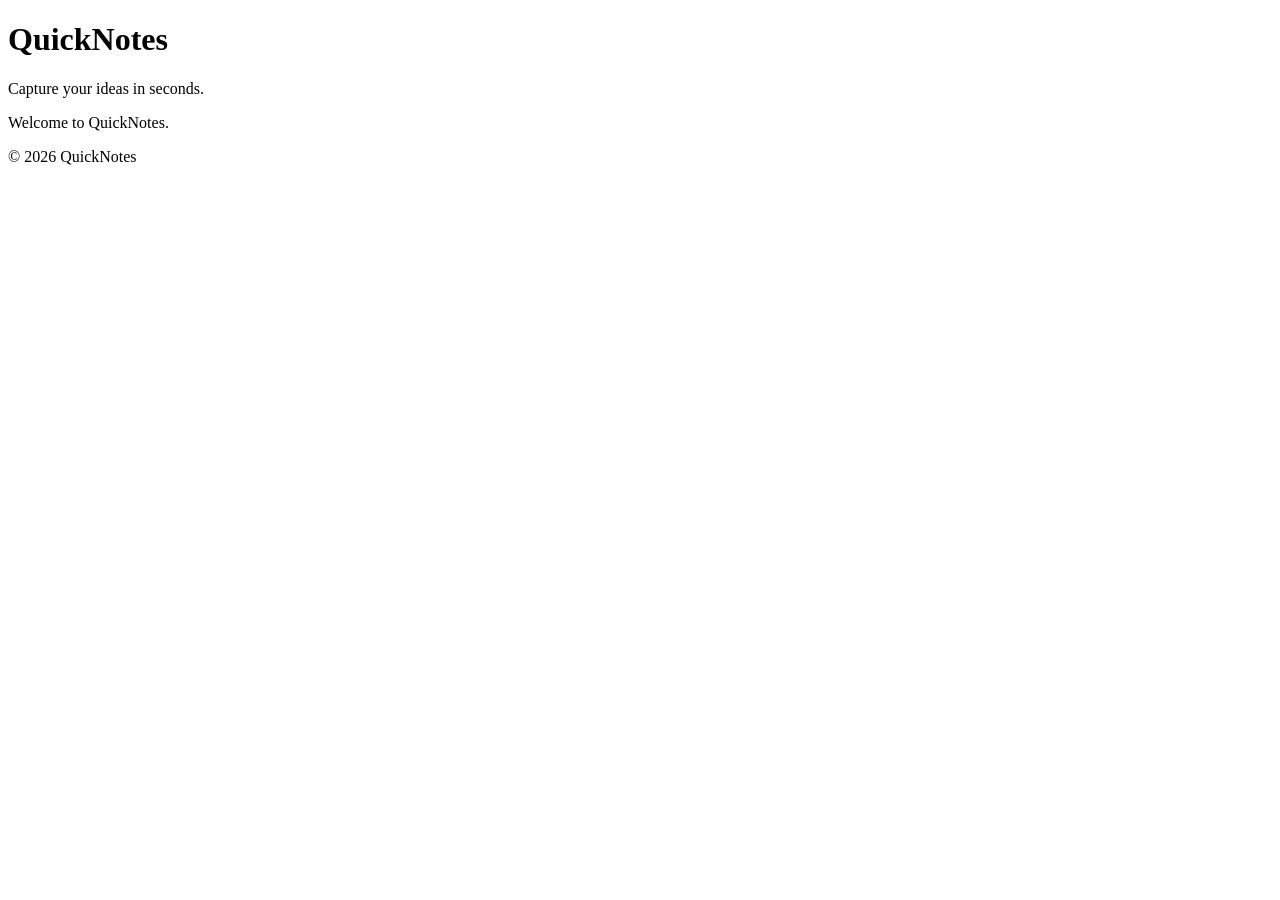
<file: day1/index.html>
<!DOCTYPE html>
<html lang="en">
<head>
  <meta charset="UTF-8">
  <meta name="viewport" content="width=device-width, initial-scale=1.0">
  <title>QuickNotes</title>
</head>
<body>
  <header>
    <h1>QuickNotes</h1>
    <p>Capture your ideas in seconds.</p>
  </header>

  <main>
    <p>Welcome to QuickNotes.</p>
  </main>

  <footer>
    <p>&copy; 2026 QuickNotes</p>
  </footer>
</body>
</html>
</file>
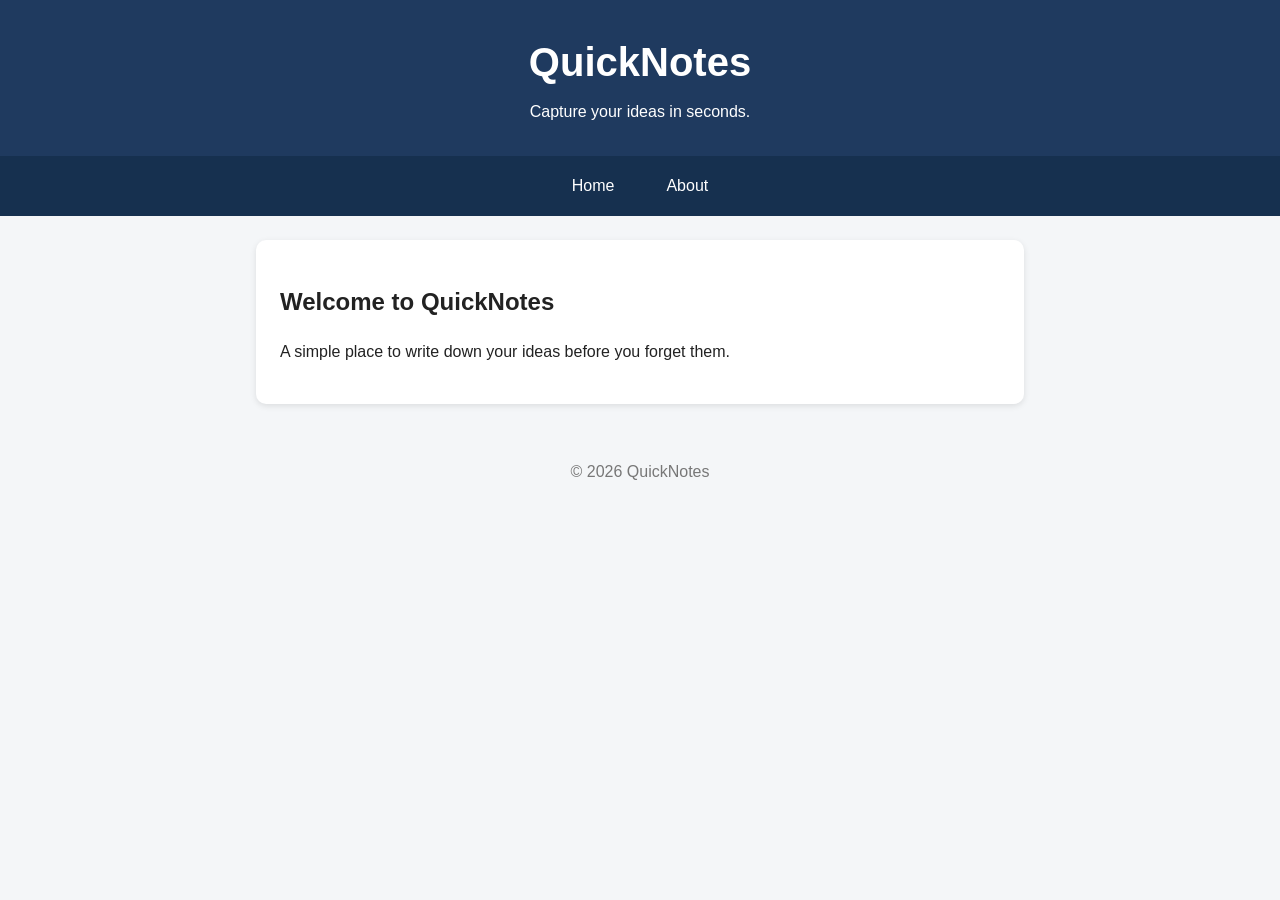
<file: day2/index.html>
<!DOCTYPE html>
<html lang="en">
<head>
  <meta charset="UTF-8">
  <meta name="viewport" content="width=device-width, initial-scale=1.0">
  <title>QuickNotes</title>
  <link rel="stylesheet" href="style.css" />
</head>
<body>
  <header>
    <h1>QuickNotes</h1>
    <p>Capture your ideas in seconds.</p>
  </header>

  <nav>
    <a href="index.html">Home</a>
    <a href="about.html">About</a>
  </nav>

  <main>
    <section>
      <h2>Welcome to QuickNotes</h2>
      <p>A simple place to write down your ideas before you forget them.</p>
    </section>
  </main>

  <footer>
    <p>&copy; 2026 QuickNotes</p>
  </footer>
</body>
</html>
</file>
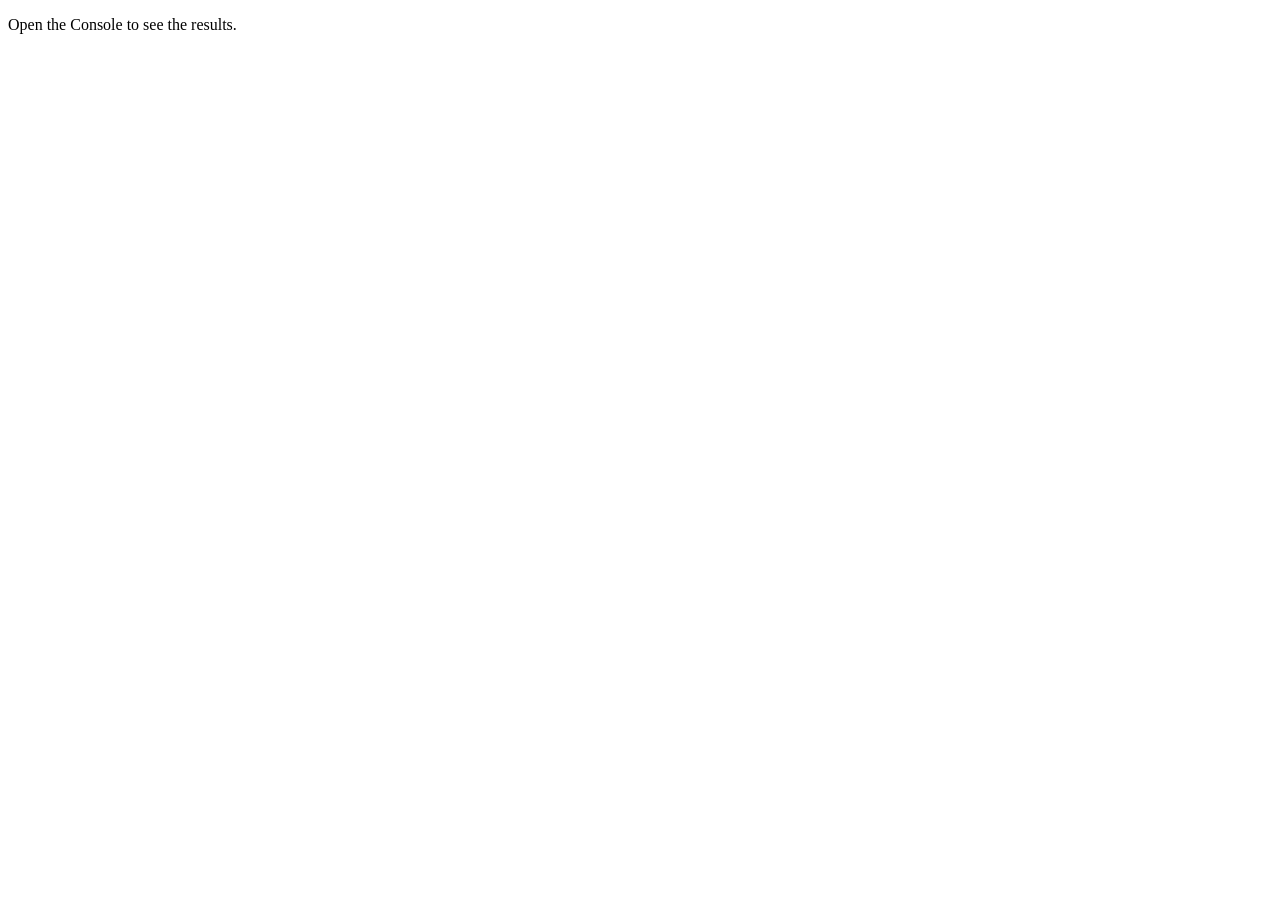
<file: day3/index.html>
<!DOCTYPE html>
<html lang="en">
<head>
  <meta charset="UTF-8">
  <meta name="viewport" content="width=device-width, initial-scale=1.0">
  <title>Notes Toolkit</title>
  <script src="script.js" defer></script>
</head>
<body>
  <p>Open the Console to see the results.</p>
</body>
</html>
</file>
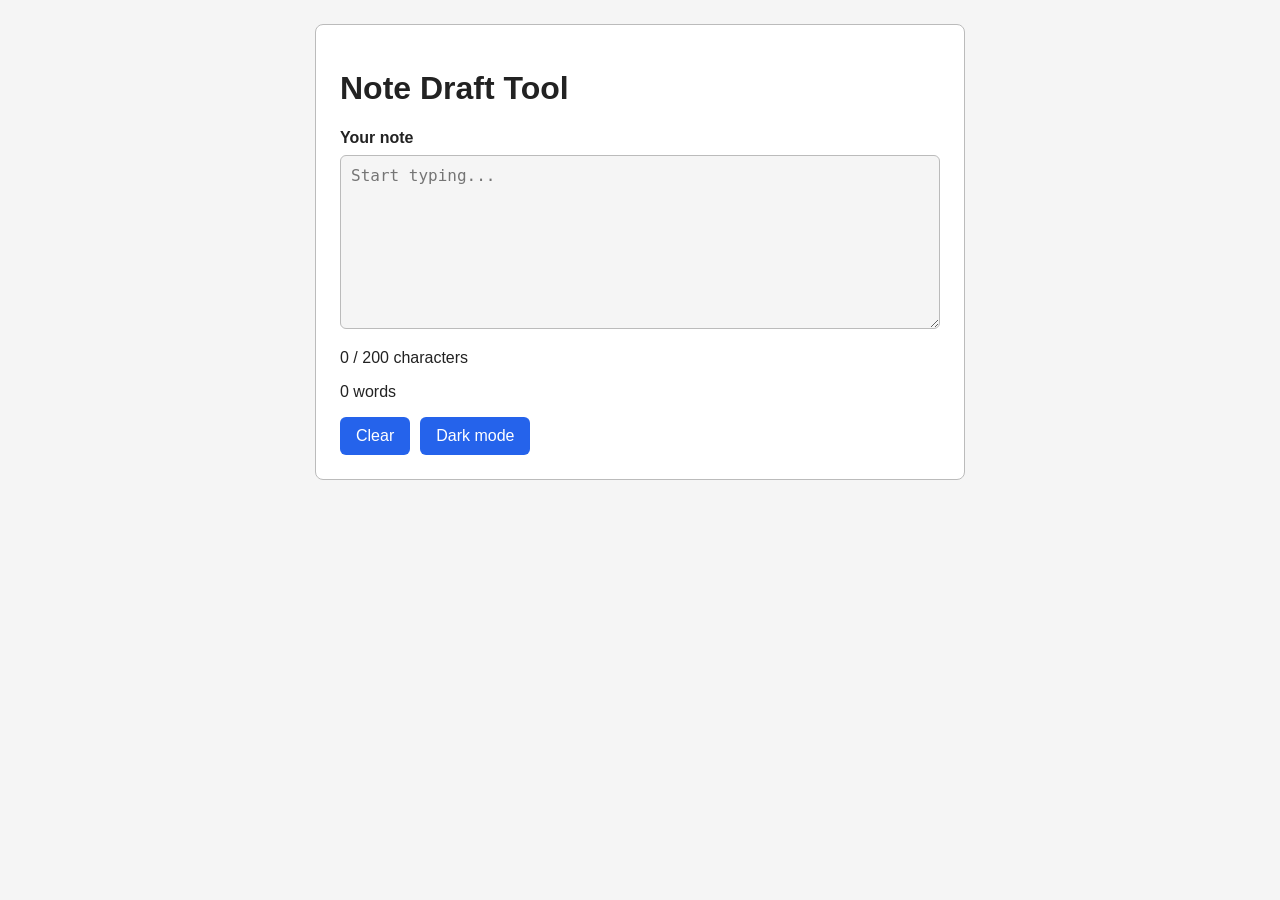
<file: day4/index.html>
<!DOCTYPE html>
<html lang="en">
<head>
  <meta charset="UTF-8">
  <meta name="viewport" content="width=device-width, initial-scale=1.0">
  <title>Note Draft Tool</title>
  <link rel="stylesheet" href="style.css">
  <script src="script.js" defer></script>
</head>
<body>
  <main>
    <h1>Note Draft Tool</h1>

    <label for="note-text">Your note</label>
    <textarea id="note-text" rows="8" placeholder="Start typing..."></textarea>

    <p id="char-count">0 / 200 characters</p>
    <p id="word-count">0 words</p>

    <div class="buttons">
      <button id="clear-btn" type="button">Clear</button>
      <button id="theme-toggle" type="button">Dark mode</button>
    </div>
  </main>
</body>
</html>
</file>
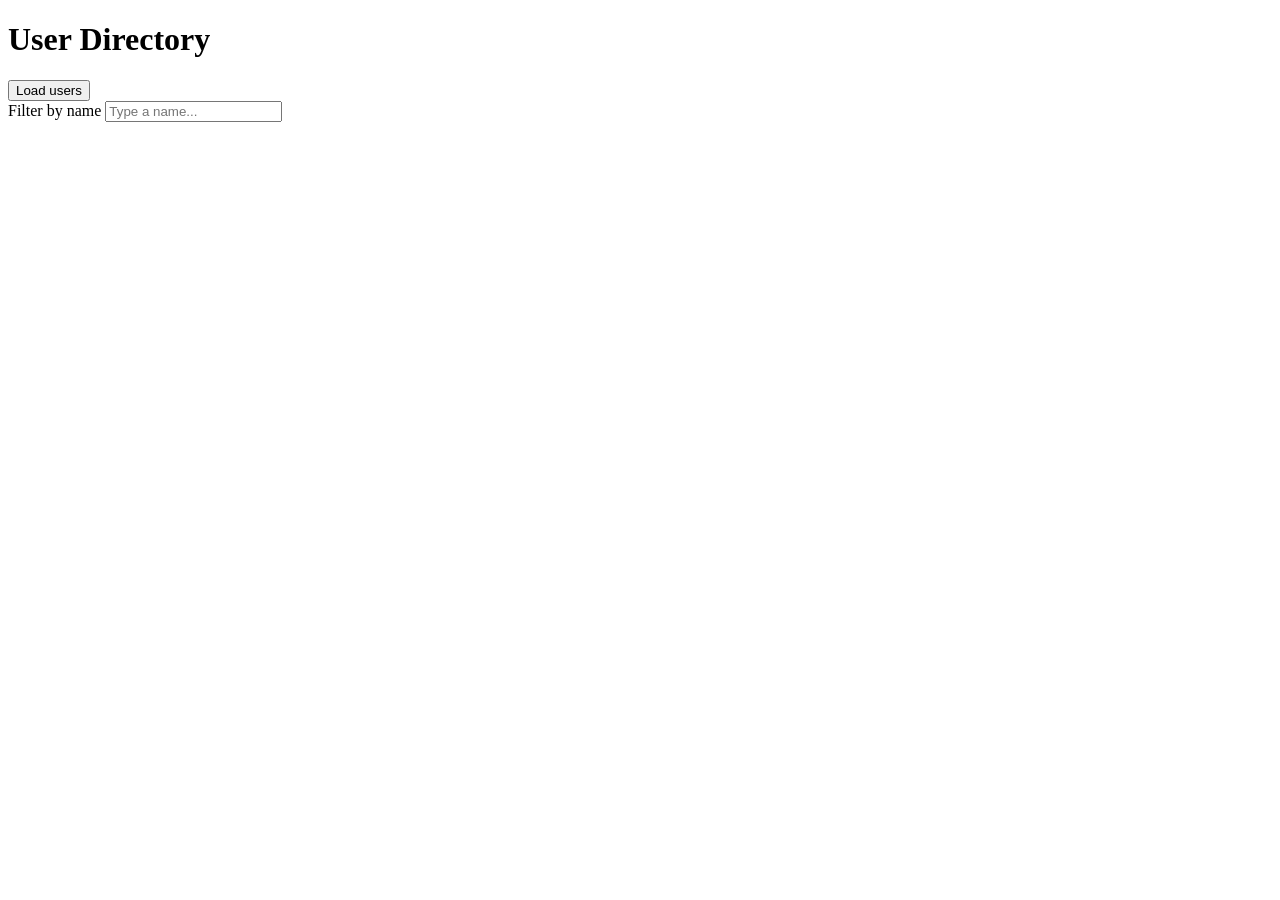
<file: day5/index.html>
<!DOCTYPE html>
<html lang="en">
<head>
  <meta charset="UTF-8">
  <meta name="viewport" content="width=device-width, initial-scale=1.0">
  <title>User Directory</title>
  <script src="users.js" defer></script>
</head>
<body>
  <h1>User Directory</h1>

  <button id="load-users" type="button">Load users</button>

  <div>
    <label for="filter-input">Filter by name</label>
    <input type="text" id="filter-input" placeholder="Type a name...">
  </div>

  <p id="status"></p>
  <ul id="users-list"></ul>
</body>
</html>
</file>
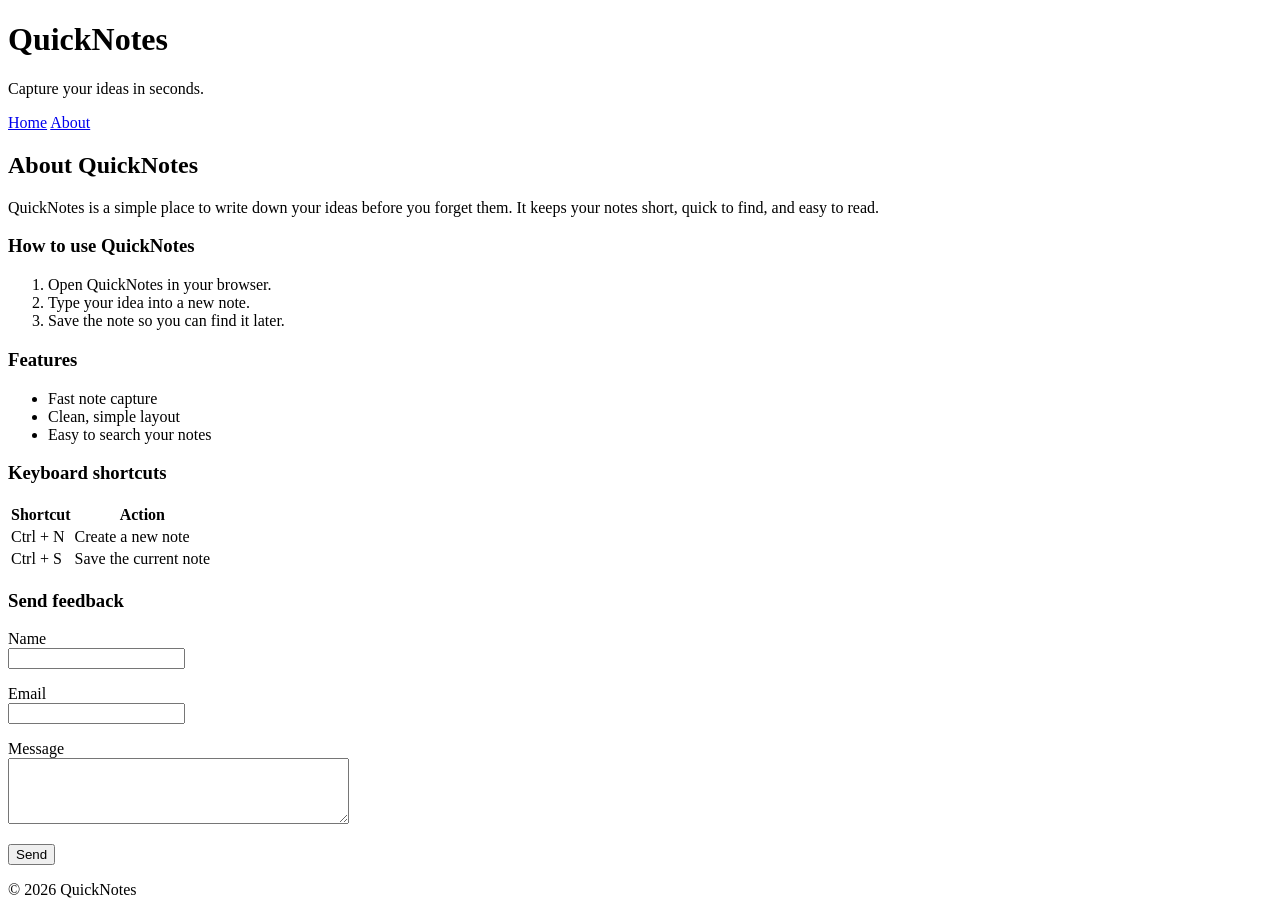
<file: day1/about.html>
<!DOCTYPE html>
<html lang="en">
<head>
  <meta charset="UTF-8">
  <meta name="viewport" content="width=device-width, initial-scale=1.0">
  <title>About QuickNotes</title>
</head>
<body>
  <header>
    <h1>QuickNotes</h1>
    <p>Capture your ideas in seconds.</p>
    <nav>
      <a href="index.html">Home</a>
      <a href="about.html">About</a>
    </nav>
  </header>

  <main>
    <h2>About QuickNotes</h2>
    <p>QuickNotes is a simple place to write down your ideas before you forget them. It keeps your notes short, quick to find, and easy to read.</p>

    <section>
      <h3>How to use QuickNotes</h3>
      <ol>
        <li>Open QuickNotes in your browser.</li>
        <li>Type your idea into a new note.</li>
        <li>Save the note so you can find it later.</li>
      </ol>
    </section>

    <section>
      <h3>Features</h3>
      <ul>
        <li>Fast note capture</li>
        <li>Clean, simple layout</li>
        <li>Easy to search your notes</li>
      </ul>
    </section>

    <section>
      <h3>Keyboard shortcuts</h3>
      <table>
        <tr>
          <th>Shortcut</th>
          <th>Action</th>
        </tr>
        <tr>
          <td>Ctrl + N</td>
          <td>Create a new note</td>
        </tr>
        <tr>
          <td>Ctrl + S</td>
          <td>Save the current note</td>
        </tr>
      </table>
    </section>

    <section>
      <h3>Send feedback</h3>
      <form action="#" method="post">
        <p>
          <label for="name">Name</label><br>
          <input type="text" id="name" name="name" required>
        </p>
        <p>
          <label for="email">Email</label><br>
          <input type="email" id="email" name="email" required>
        </p>
        <p>
          <label for="message">Message</label><br>
          <textarea id="message" name="message" rows="4" cols="40" required></textarea>
        </p>
        <button type="submit">Send</button>
      </form>
    </section>
  </main>

  <footer>
    <p>&copy; 2026 QuickNotes</p>
  </footer>
</body>
</html>
</file>
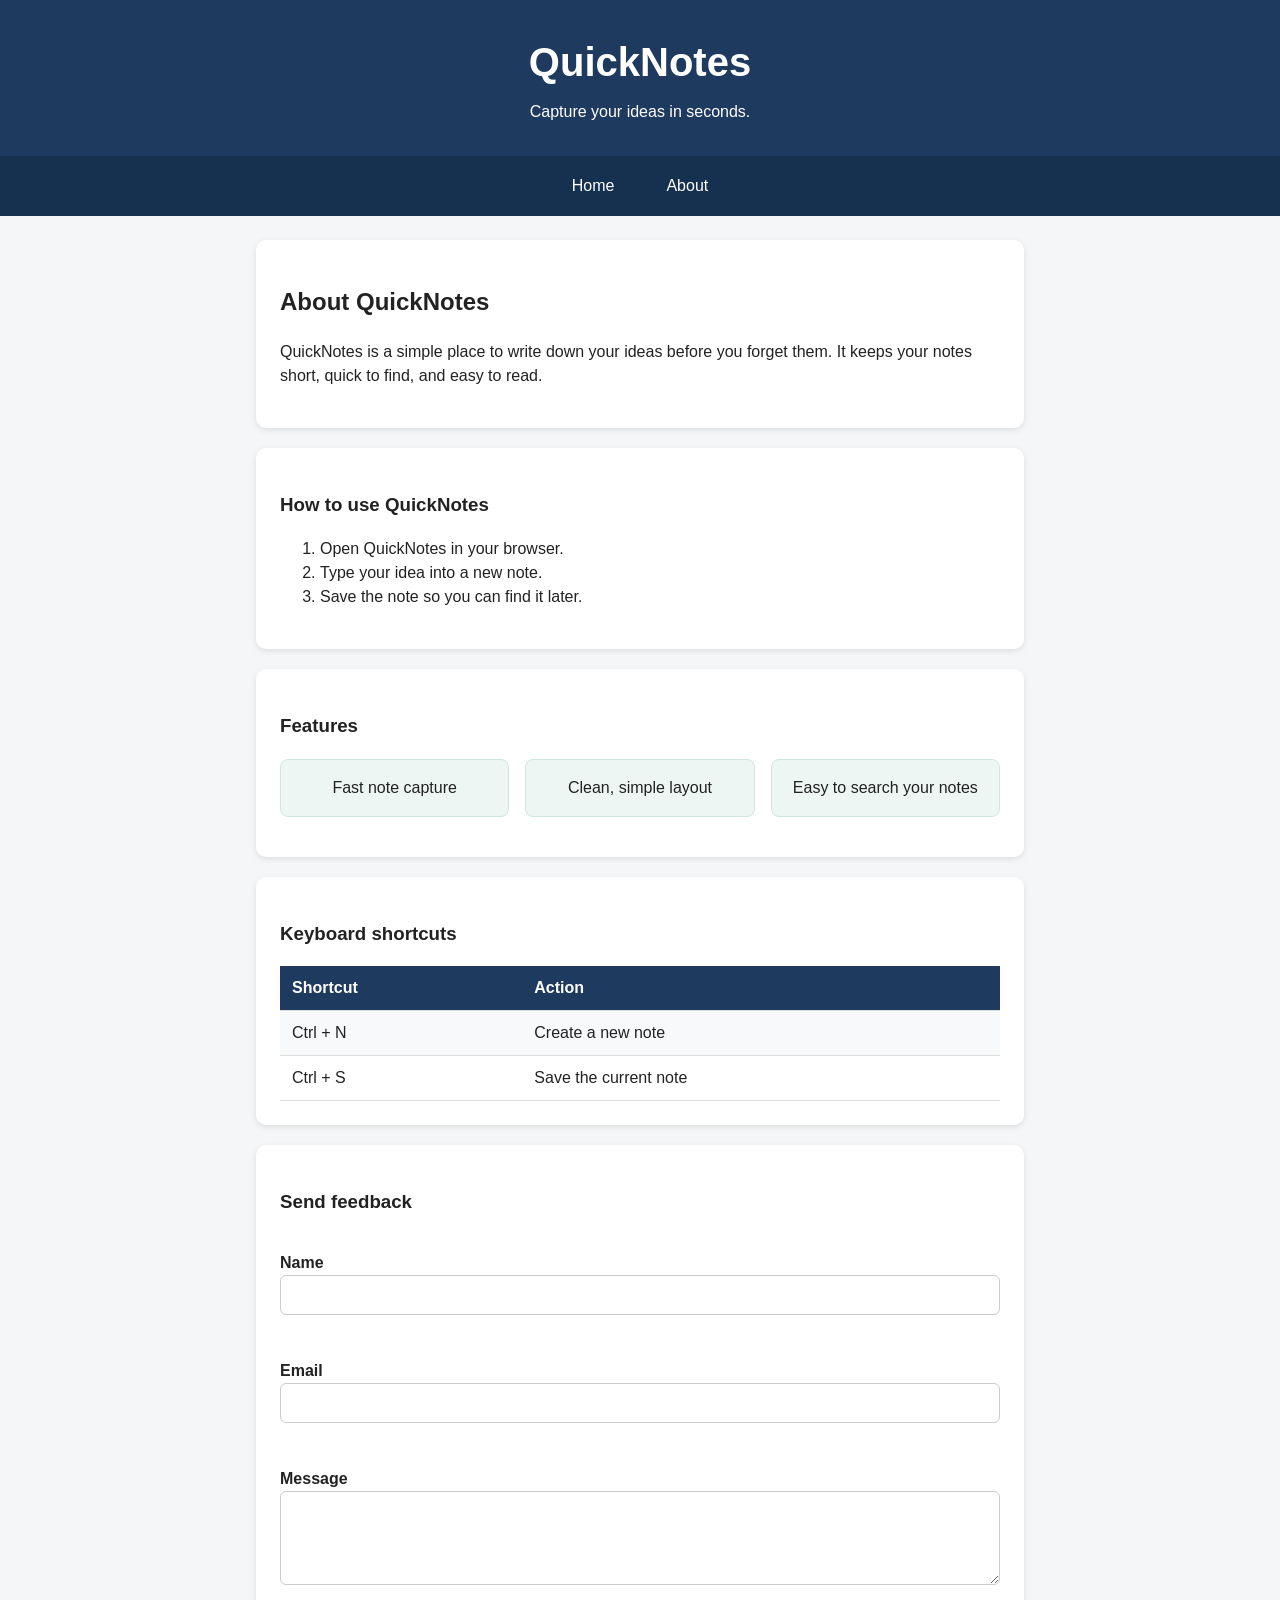
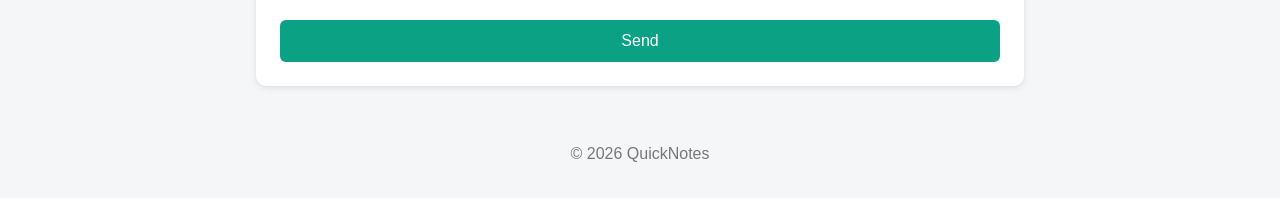
<file: day2/about.html>
<!DOCTYPE html>
<html lang="en">
<head>
  <meta charset="UTF-8">
  <meta name="viewport" content="width=device-width, initial-scale=1.0">
  <title>About QuickNotes</title>
  <link rel="stylesheet" href="style.css" />
</head>
<body>
  <header>
    <h1>QuickNotes</h1>
    <p>Capture your ideas in seconds.</p>
  </header>

  <nav>
    <a href="index.html">Home</a>
    <a href="about.html">About</a>
  </nav>

  <main>
    <section>
      <h2>About QuickNotes</h2>
      <p>QuickNotes is a simple place to write down your ideas before you forget them. It keeps your notes short, quick to find, and easy to read.</p>
    </section>

    <section>
      <h3>How to use QuickNotes</h3>
      <ol>
        <li>Open QuickNotes in your browser.</li>
        <li>Type your idea into a new note.</li>
        <li>Save the note so you can find it later.</li>
      </ol>
    </section>

    <section>
      <h3>Features</h3>
      <ul class="features">
        <li>Fast note capture</li>
        <li>Clean, simple layout</li>
        <li>Easy to search your notes</li>
      </ul>
    </section>

    <section>
      <h3>Keyboard shortcuts</h3>
      <table>
        <tr>
          <th>Shortcut</th>
          <th>Action</th>
        </tr>
        <tr>
          <td>Ctrl + N</td>
          <td>Create a new note</td>
        </tr>
        <tr>
          <td>Ctrl + S</td>
          <td>Save the current note</td>
        </tr>
      </table>
    </section>

    <section>
      <h3>Send feedback</h3>
      <form action="#" method="post">
        <p>
          <label for="name">Name</label><br>
          <input type="text" id="name" name="name" required>
        </p>
        <p>
          <label for="email">Email</label><br>
          <input type="email" id="email" name="email" required>
        </p>
        <p>
          <label for="message">Message</label><br>
          <textarea id="message" name="message" rows="4" cols="40" required></textarea>
        </p>
        <button type="submit">Send</button>
      </form>
    </section>
  </main>

  <footer>
    <p>&copy; 2026 QuickNotes</p>
  </footer>
</body>
</html>
</file>
<file: day2/style.css>
/* Step 2: reset and base styles */
*,
*::before,
*::after {
  box-sizing: border-box;
}

body {
  margin: 0;
  font-family: "Segoe UI", Arial, sans-serif;
  background-color: #f4f6f8;
  color: #222;
  line-height: 1.5;
}

/* Step 2: header */
header {
  background-color: #1f3a5f;
  color: white;
  text-align: center;
  padding: 32px 16px;
}

header h1 {
  margin: 0 0 8px;
  font-size: 2.5rem;
}

header p {
  margin: 0;
}

/* Step 3: navigation with Flexbox */
nav {
  display: flex;
  justify-content: center;
  gap: 24px;
  background-color: #16304f;
  padding: 12px;
}

nav a {
  color: white;
  text-decoration: none;
  padding: 6px 14px;
  border-radius: 6px;
  transition: background-color 0.3s ease, color 0.3s ease;   /* Step 7 */
}

nav a:hover {
  background-color: #0ba184;
}

/* Step 4: centre main and make cards */
main {
  max-width: 800px;
  margin: 24px auto;
  padding: 0 16px;
}

section {
  background-color: white;
  padding: 24px;
  margin-bottom: 20px;
  border-radius: 10px;
  box-shadow: 0 2px 6px rgba(0, 0, 0, 0.1);
}

/* Step 5: features grid (add class="features" to that <ul>) */
.features {
  list-style: none;
  padding: 0;
  display: grid;
  grid-template-columns: repeat(auto-fit, minmax(180px, 1fr));
  gap: 16px;
}

.features li {
  background-color: #eef6f4;
  border: 1px solid #cfe6e0;
  border-radius: 8px;
  padding: 16px;
  text-align: center;
}

/* Step 6: table */
table {
  width: 100%;
  border-collapse: collapse;
}

th,
td {
  padding: 10px 12px;
  text-align: left;
  border-bottom: 1px solid #ddd;
}

th {
  background-color: #1f3a5f;
  color: white;
}

tr:nth-child(even) td {
  background-color: #f7f9fb;
}

/* Step 6: feedback form */
form {
  display: flex;
  flex-direction: column;
  gap: 12px;
}

label {
  font-weight: bold;
}

input,
textarea {
  width: 100%;
  padding: 10px;
  border: 1px solid #ccc;
  border-radius: 6px;
  font-family: inherit;
  font-size: 1rem;
}

input:focus,
textarea:focus {
  outline: 2px solid #0ba184;
  border-color: #0ba184;
}

/* Step 7: buttons with hover transition */
button {
  background-color: #0ba184;
  color: white;
  border: none;
  padding: 12px 20px;
  border-radius: 6px;
  font-size: 1rem;
  cursor: pointer;
  transition: background-color 0.3s ease, transform 0.2s ease;
}

button:hover {
  background-color: #088a70;
  transform: translateY(-2px);
}

footer {
  text-align: center;
  color: #777;
  padding: 16px;
}

/* Step 8: small screens */
@media (max-width: 600px) {
  header {
    padding: 16px 12px;
  }

  header h1 {
    font-size: 1.5rem;
  }
}
</file>
<file: day4/style.css>
:root {
  --bg: #f5f5f5;
  --text: #222222;
  --card: #ffffff;
  --border: #bbbbbb;
  --button-bg: #2563eb;
  --button-text: #ffffff;
}

body.dark {
  --bg: #121212;
  --text: #eeeeee;
  --card: #1e1e1e;
  --border: #444444;
  --button-bg: #60a5fa;
  --button-text: #111111;
}

body {
  background-color: var(--bg);
  color: var(--text);
  font-family: Arial, sans-serif;
  margin: 0;
  padding: 24px;
}

main {
  max-width: 600px;
  margin: 0 auto;
  background-color: var(--card);
  border: 1px solid var(--border);
  border-radius: 8px;
  padding: 24px;
}

label {
  display: block;
  font-weight: bold;
  margin-bottom: 8px;
}

textarea {
  width: 100%;
  box-sizing: border-box;
  padding: 10px;
  font-size: 1rem;
  background-color: var(--bg);
  color: var(--text);
  border: 1px solid var(--border);
  border-radius: 6px;
  resize: vertical;
}

.buttons {
  display: flex;
  gap: 10px;
  margin-top: 16px;
}

button {
  padding: 10px 16px;
  font-size: 1rem;
  cursor: pointer;
  background-color: var(--button-bg);
  color: var(--button-text);
  border: none;
  border-radius: 6px;
}

.warning {
  color: orange;
}

.over {
  color: red;
  font-weight: bold;
}
</file>
